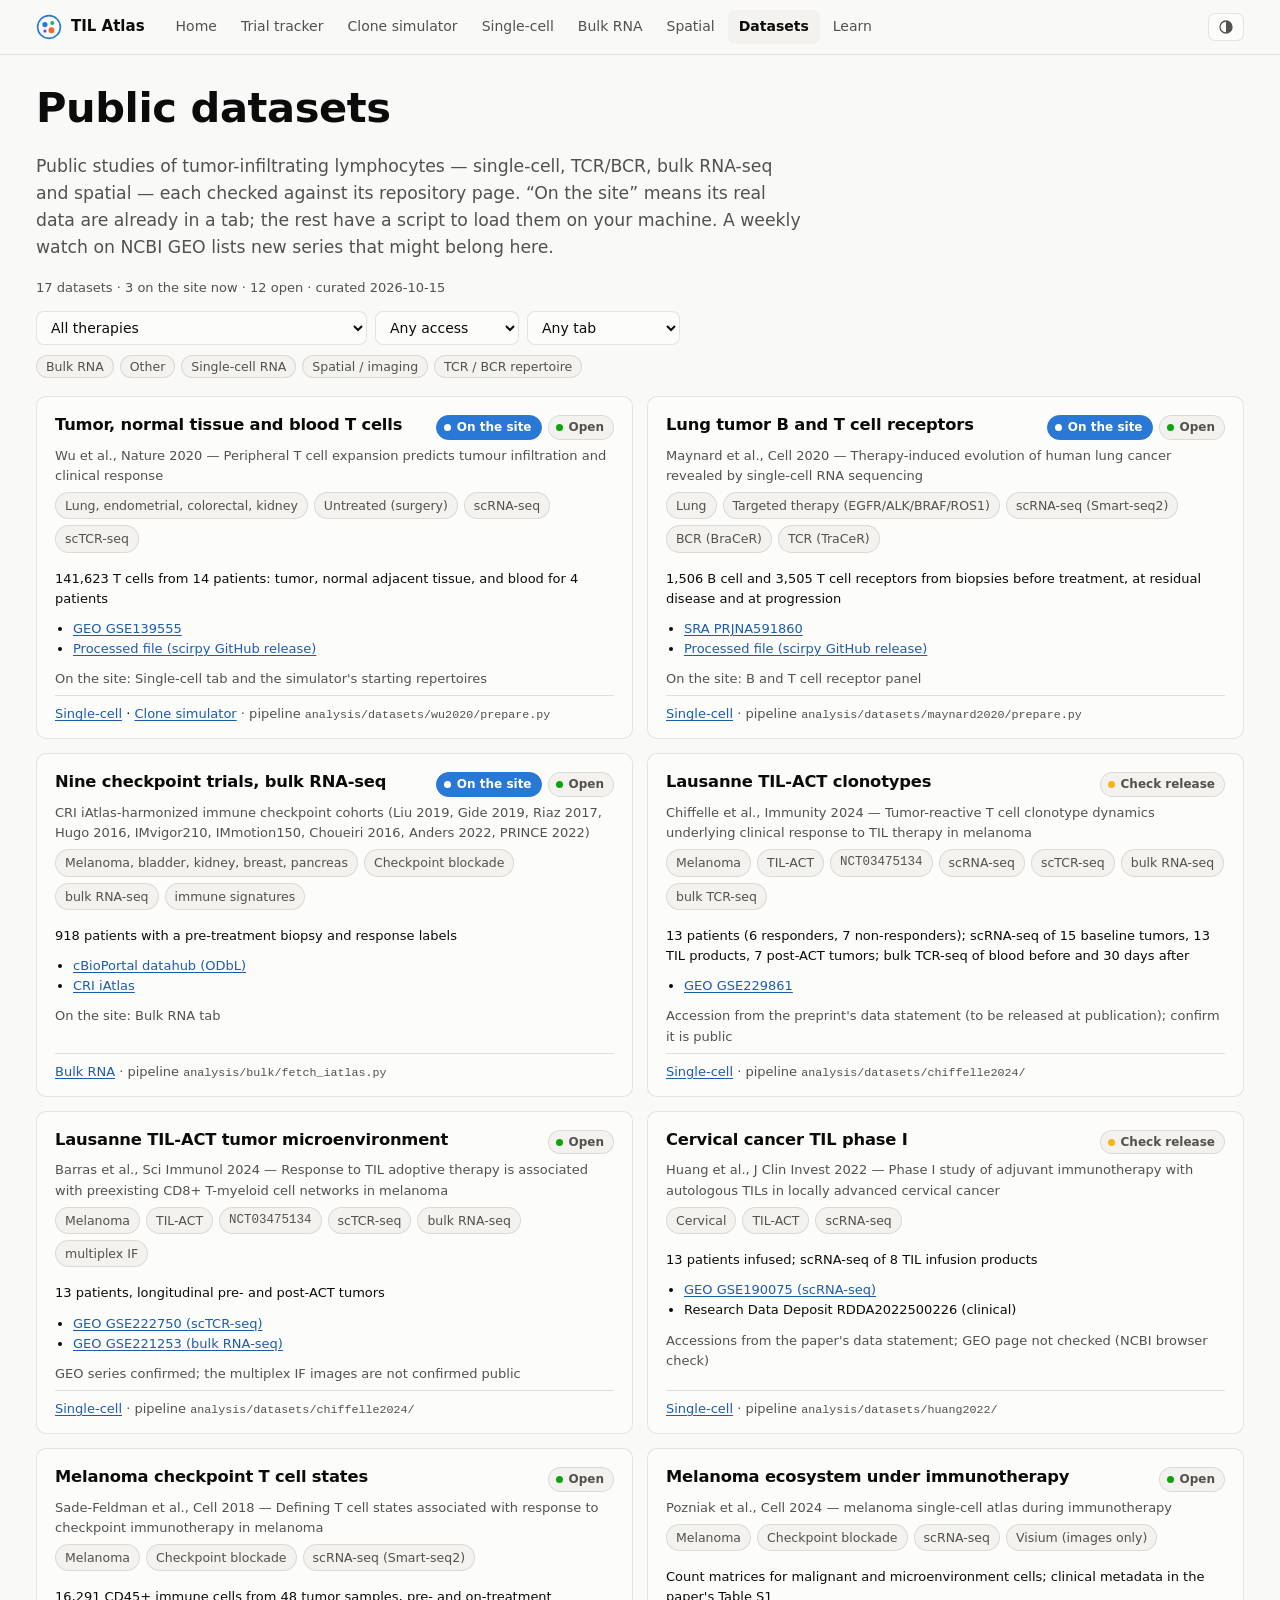
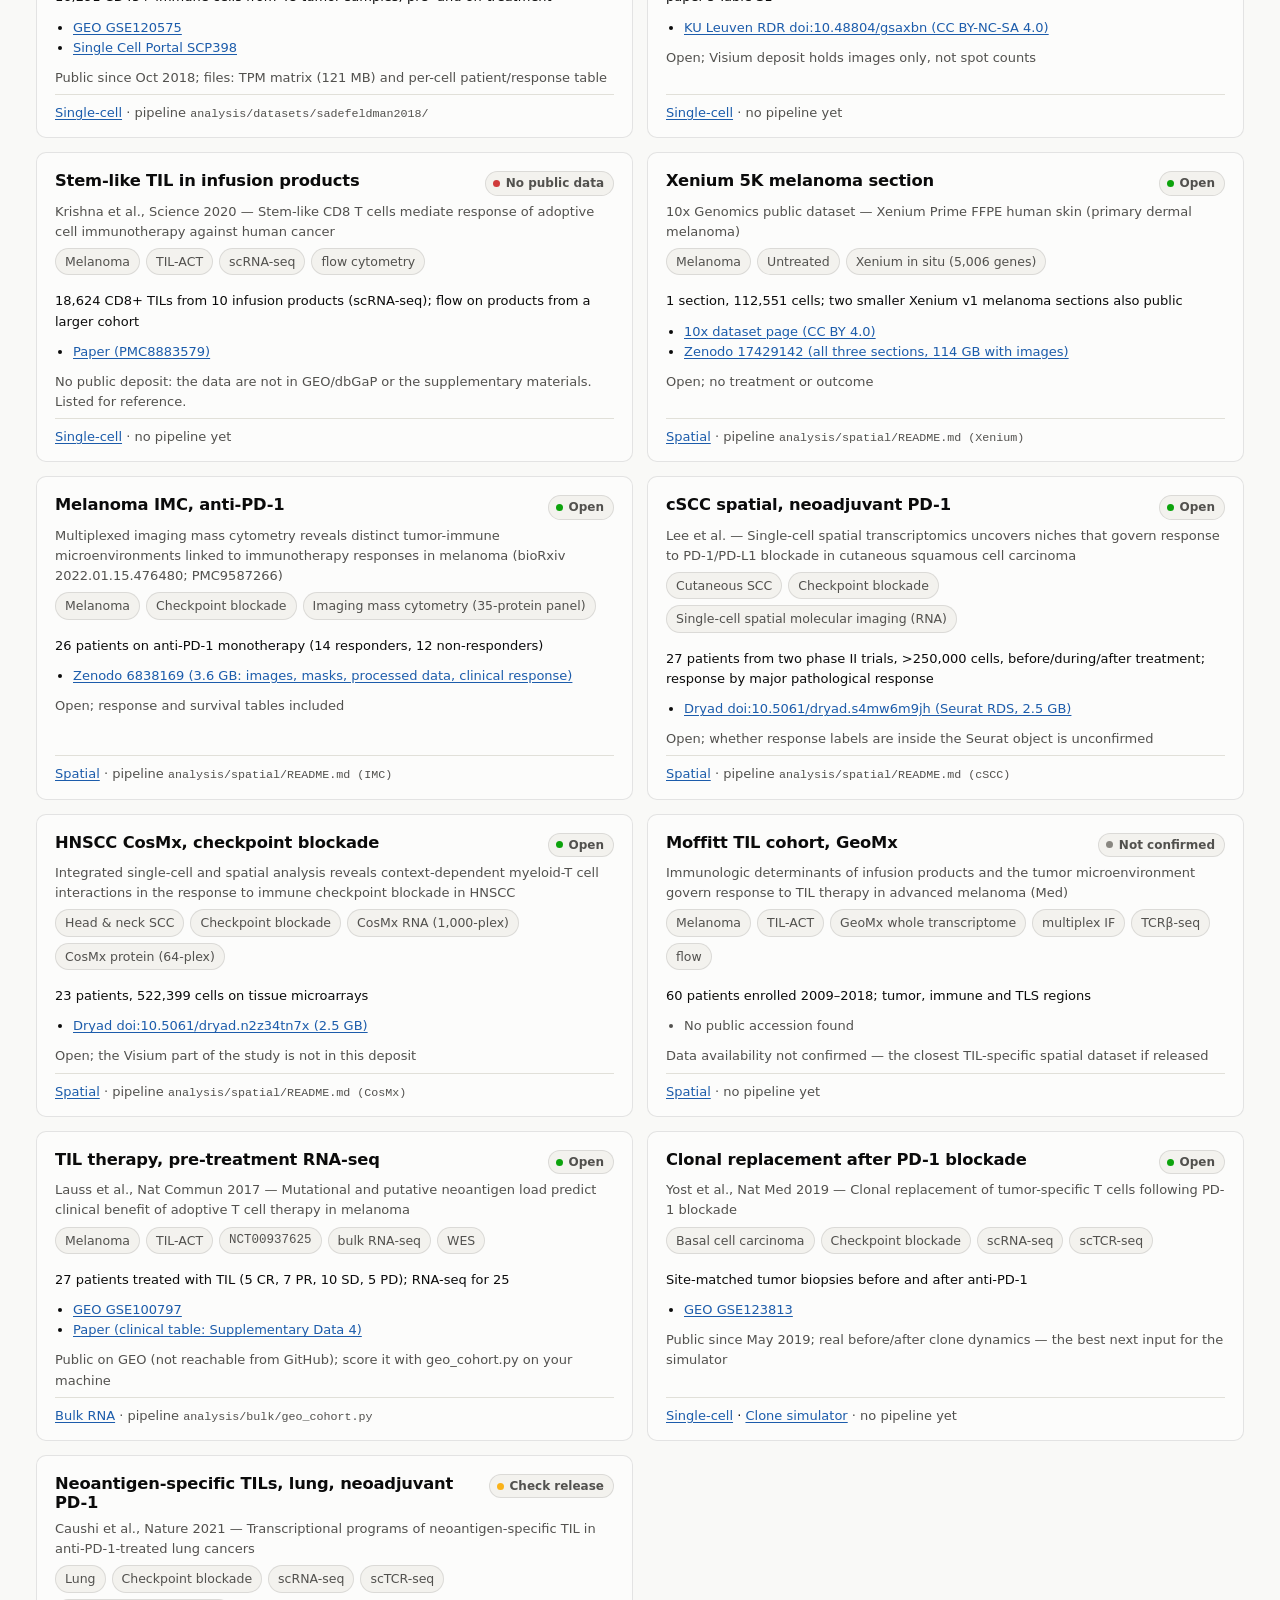
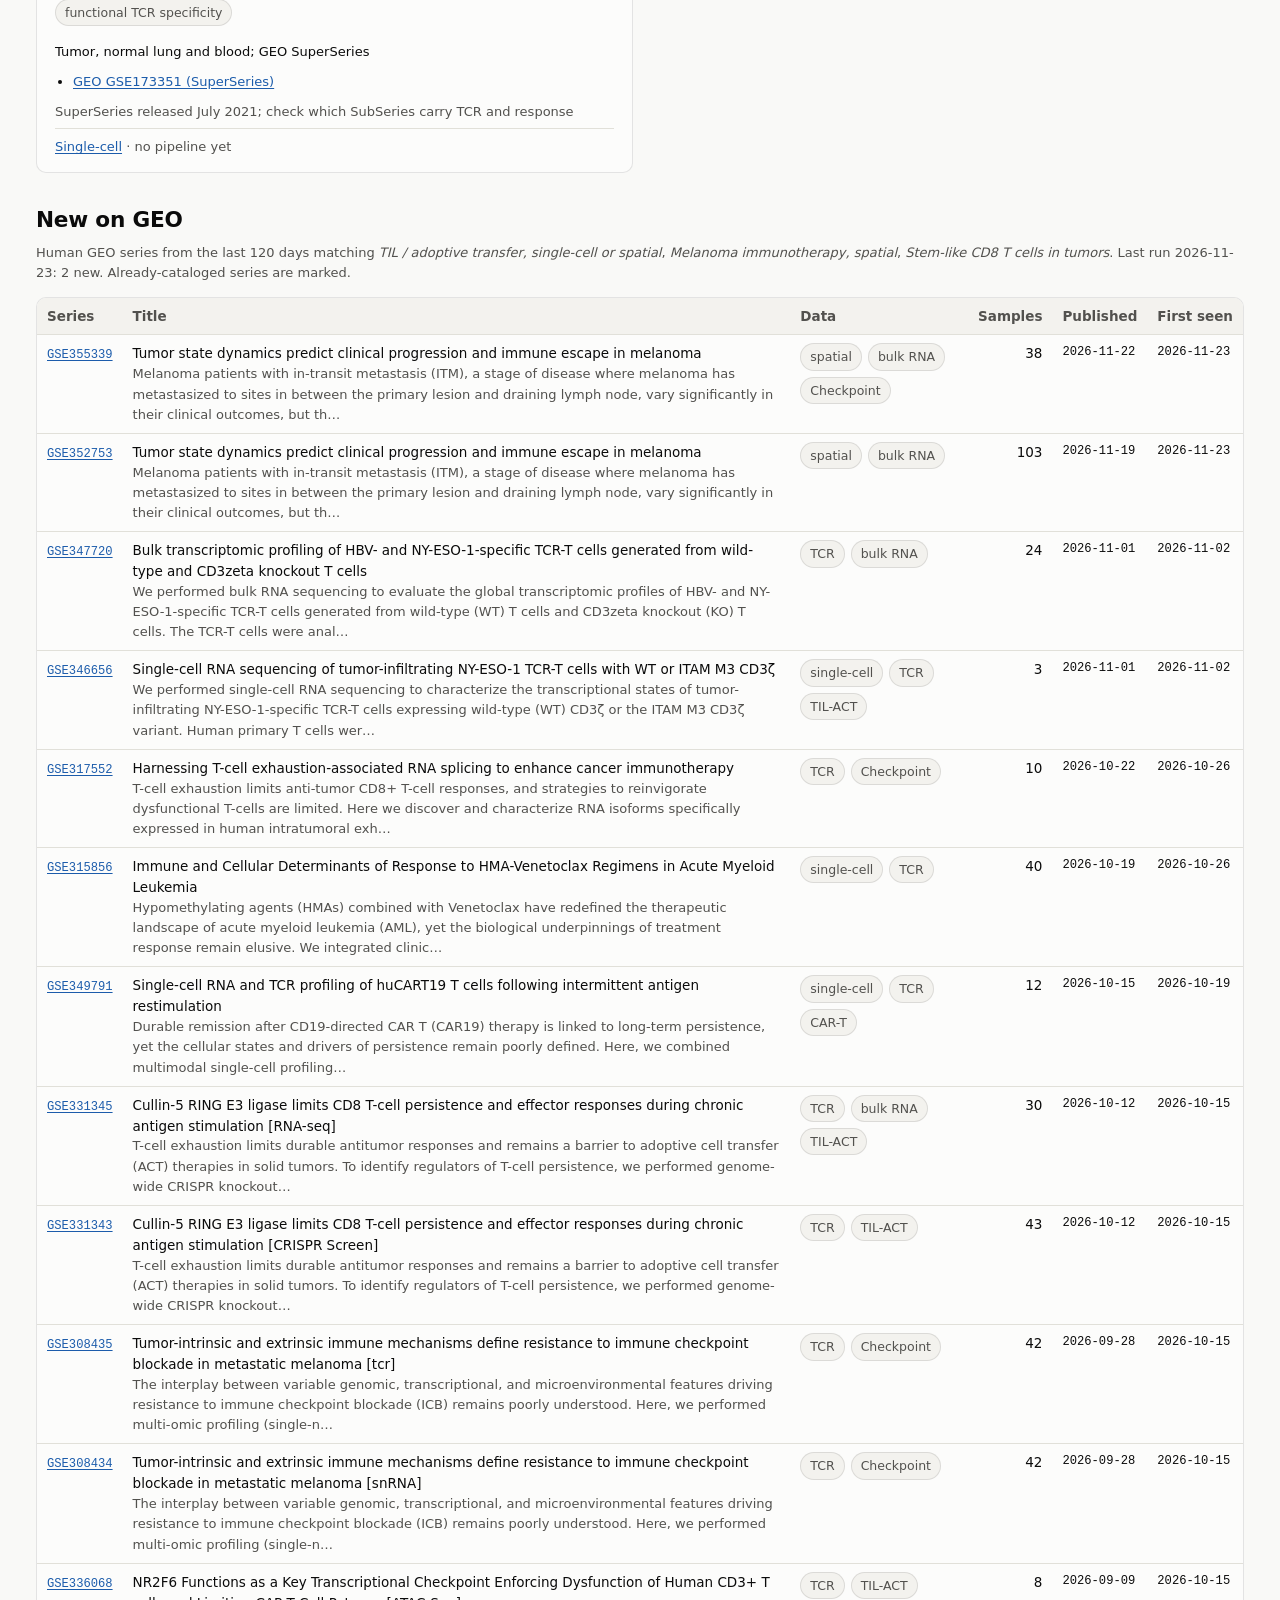
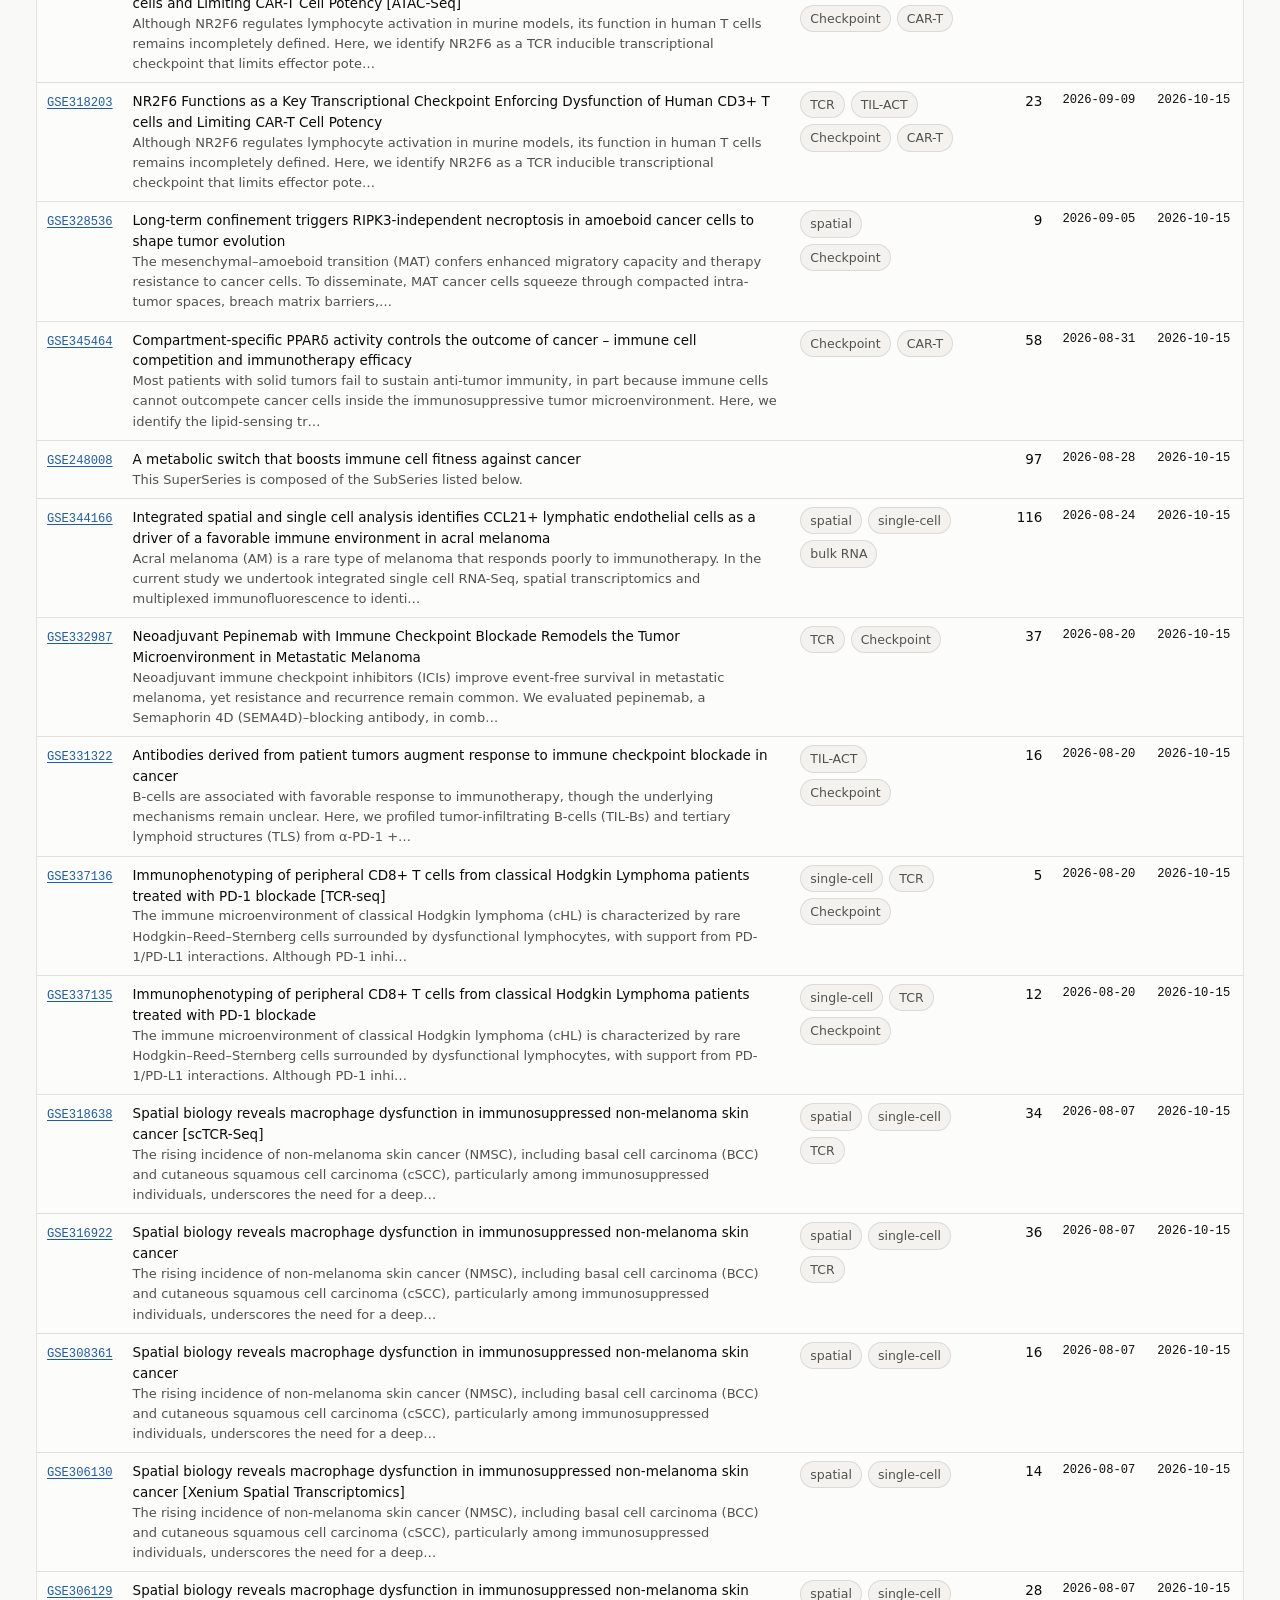
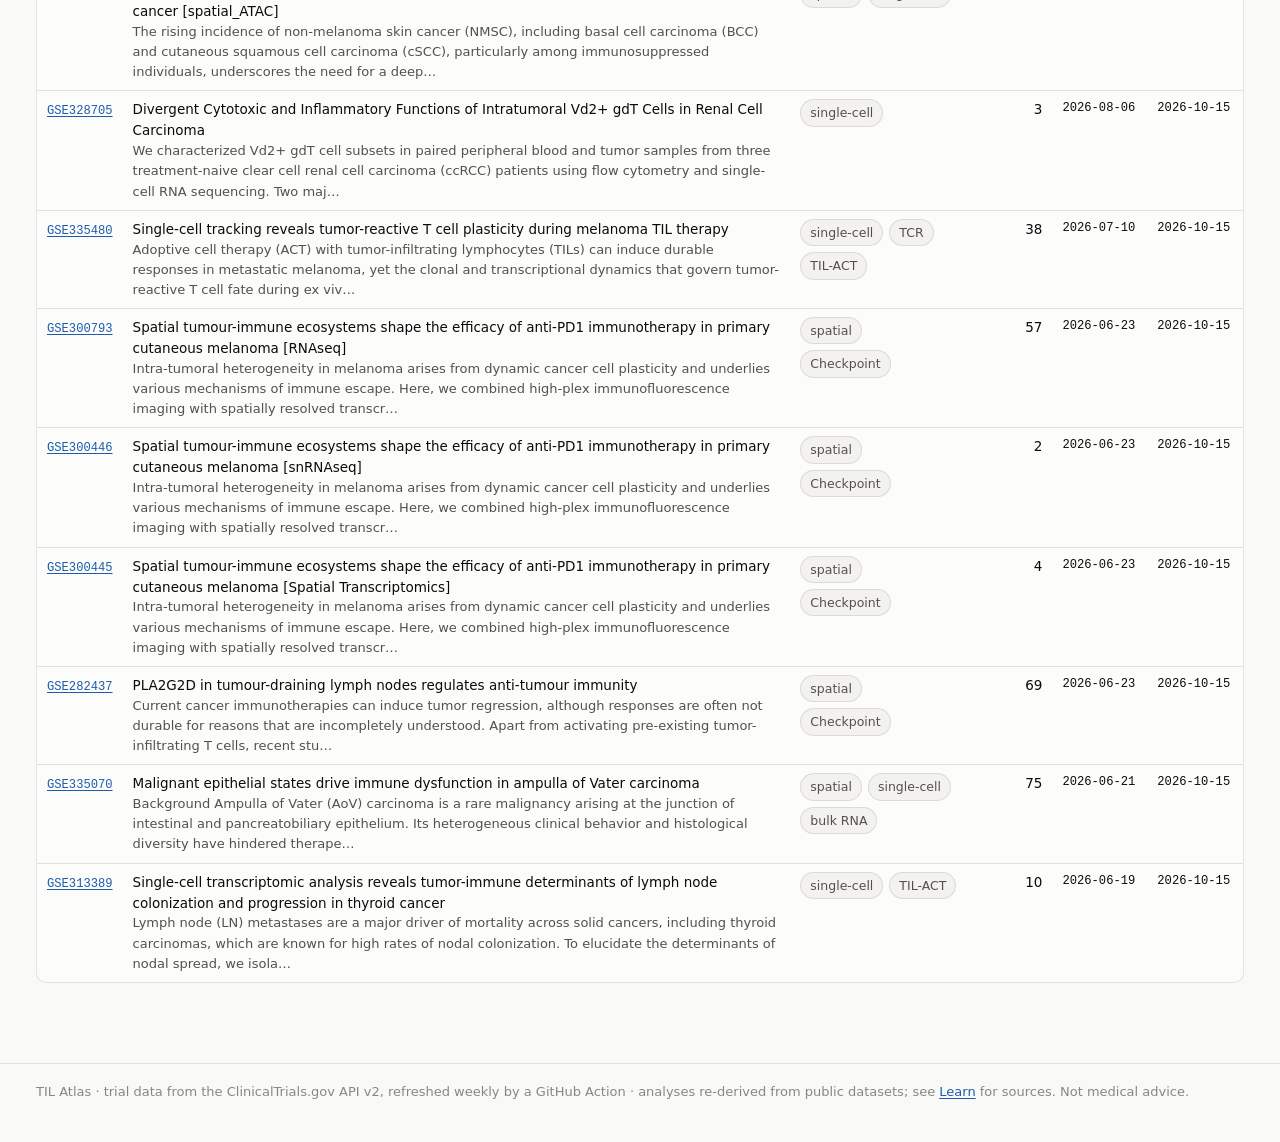
<file: site/datasets.html>
<!doctype html>
<html lang="en">
<head>
<meta charset="utf-8">
<meta name="viewport" content="width=device-width, initial-scale=1, viewport-fit=cover">
<meta name="claude:viewport-fit-sides" content="cover">
<title>Datasets · TIL Atlas</title>
<link rel="stylesheet" href="assets/style.css">
</head>
<body>
<main id="main">
  <h1>Public datasets</h1>
  <p class="lede">Public studies of tumor-infiltrating lymphocytes — single-cell, TCR/BCR, bulk RNA-seq and spatial — each checked against its
    repository page. “On the site” means its real data are already in a tab; the rest have a script to load them on your machine. A weekly watch on
    NCBI GEO lists new series that might belong here.</p>
  <p class="small muted" id="catMeta"></p>

  <div class="filters" role="group" aria-label="Filter datasets">
    <select id="fTherapy" aria-label="Therapy"><option value="">All therapies</option></select>
    <select id="fAccess" aria-label="Access">
      <option value="">Any access</option><option value="open">Open</option><option value="check">Check release</option><option value="unknown">Not confirmed</option><option value="none">No public data</option>
    </select>
    <select id="fUse" aria-label="Site tab">
      <option value="">Any tab</option><option value="lab">Single-cell</option><option value="bulk">Bulk RNA</option><option value="sim">Clone simulator</option><option value="spatial">Spatial</option>
    </select>
  </div>
  <div class="chips" id="fMod" role="group" aria-label="Data type" style="margin:-6px 0 18px"></div>

  <section class="grid g2" id="cards" style="margin-top:0"></section>

  <section>
    <h2>New on GEO</h2>
    <p class="muted small" id="geoMeta"></p>
    <div id="geo"></div>
  </section>
</main>
<script src="assets/common.js"></script>
<script src="assets/datasets.js"></script>
</body>
</html>
</file>
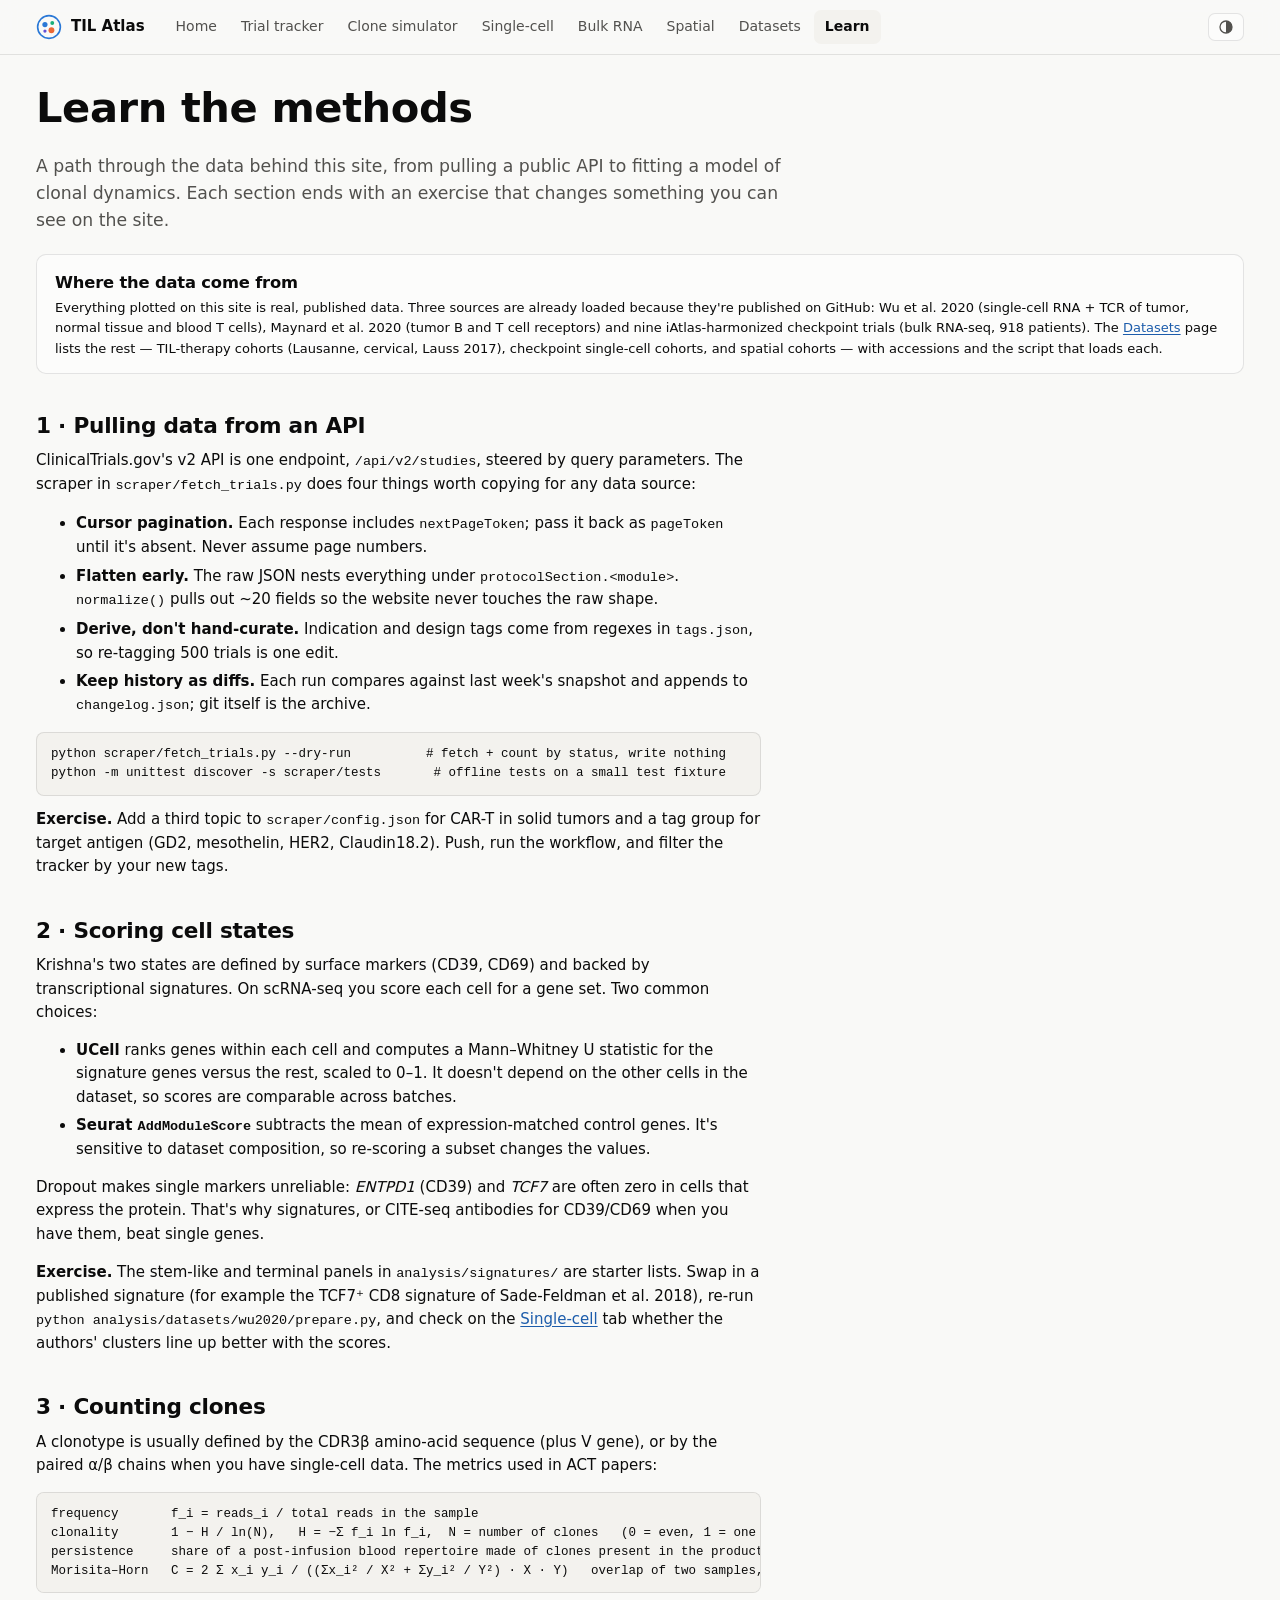
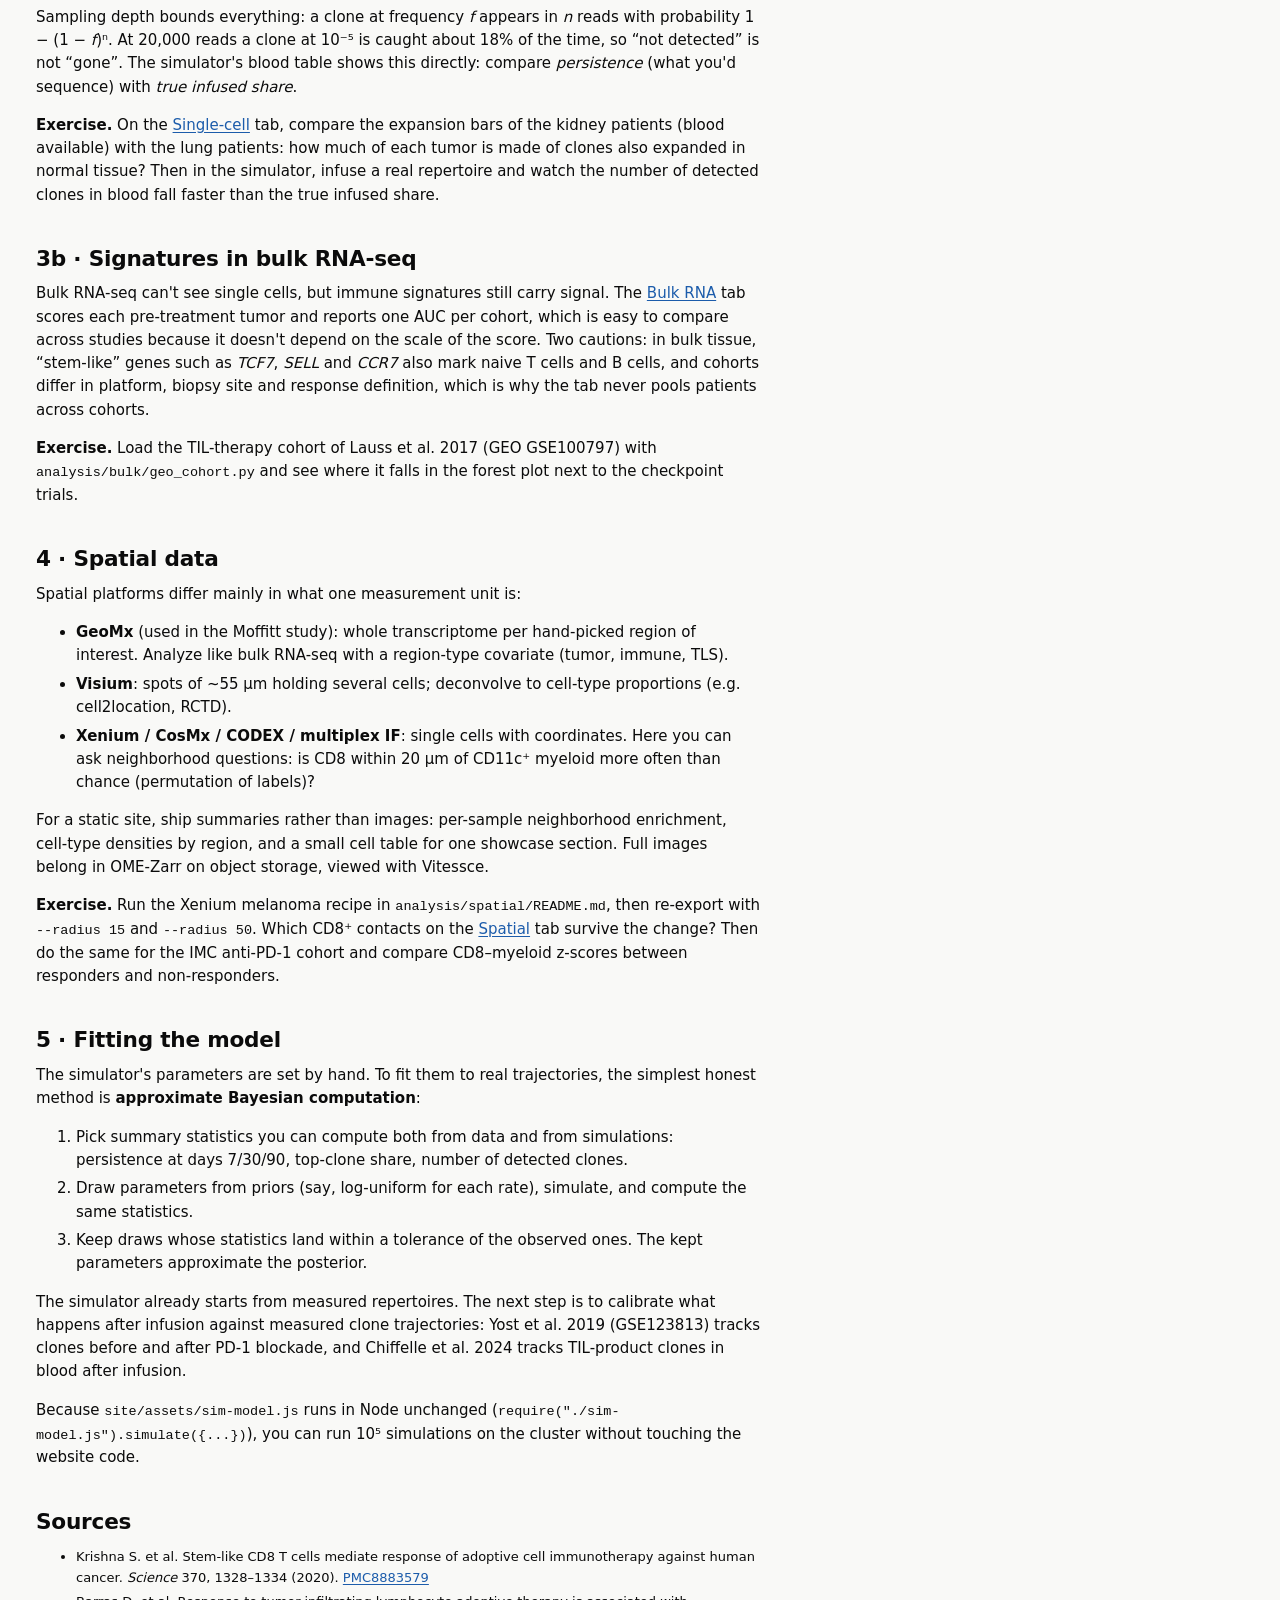
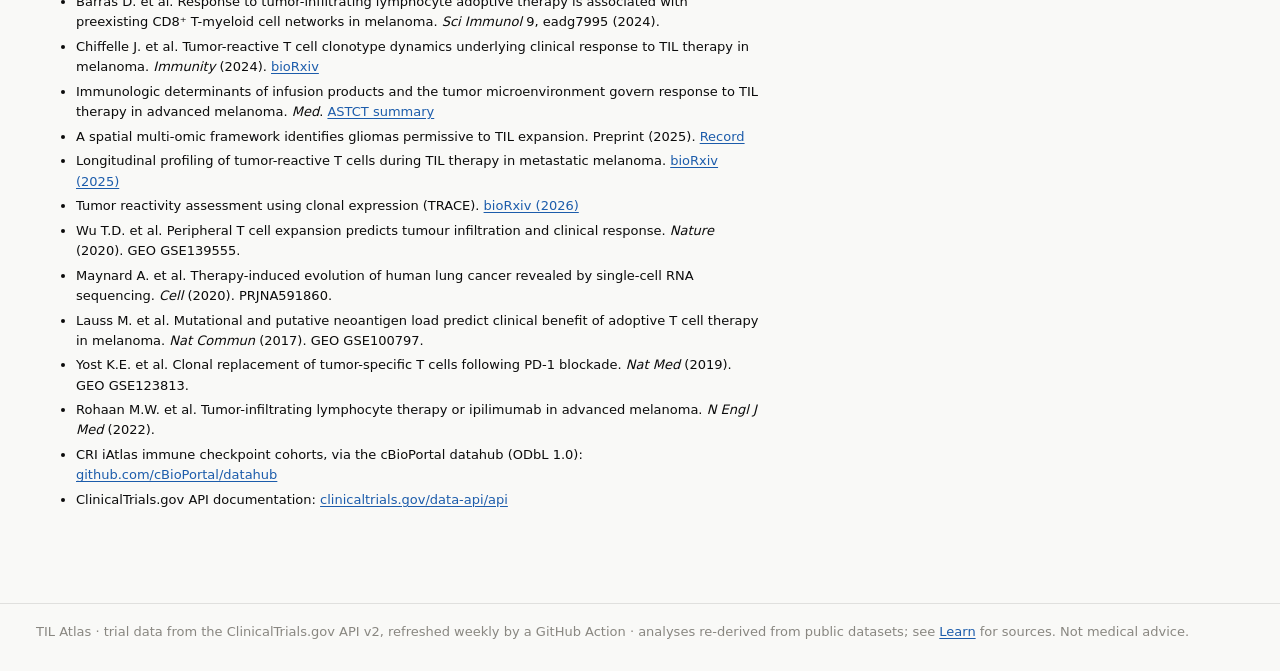
<file: site/learn.html>
<!doctype html>
<html lang="en">
<head>
<meta charset="utf-8">
<meta name="viewport" content="width=device-width, initial-scale=1, viewport-fit=cover">
<meta name="claude:viewport-fit-sides" content="cover">
<title>Learn · TIL Atlas</title>
<link rel="stylesheet" href="assets/style.css">
</head>
<body>
<main id="main">
  <h1>Learn the methods</h1>
  <p class="lede">A path through the data behind this site, from pulling a public API to fitting a model of clonal dynamics.
    Each section ends with an exercise that changes something you can see on the site.</p>

  <section class="card" style="margin-top:20px">
    <h3>Where the data come from</h3>
    <p class="small" style="margin:6px 0 0">Everything plotted on this site is real, published data. Three sources are already loaded because they're
      published on GitHub: Wu et al. 2020 (single-cell RNA + TCR of tumor, normal tissue and blood T cells), Maynard et al. 2020 (tumor B and T cell
      receptors) and nine iAtlas-harmonized checkpoint trials (bulk RNA-seq, 918 patients). The <a href="datasets.html">Datasets</a> page lists the rest —
      TIL-therapy cohorts (Lausanne, cervical, Lauss 2017), checkpoint single-cell cohorts, and spatial cohorts — with accessions and the script that loads each.</p>
  </section>

  <div class="prose">
    <h2>1 · Pulling data from an API</h2>
    <p>ClinicalTrials.gov's v2 API is one endpoint, <code>/api/v2/studies</code>, steered by query parameters. The scraper in
      <code>scraper/fetch_trials.py</code> does four things worth copying for any data source:</p>
    <ul>
      <li><b>Cursor pagination.</b> Each response includes <code>nextPageToken</code>; pass it back as <code>pageToken</code> until it's absent. Never assume page numbers.</li>
      <li><b>Flatten early.</b> The raw JSON nests everything under <code>protocolSection.&lt;module&gt;</code>. <code>normalize()</code> pulls out ~20 fields so the website never touches the raw shape.</li>
      <li><b>Derive, don't hand-curate.</b> Indication and design tags come from regexes in <code>tags.json</code>, so re-tagging 500 trials is one edit.</li>
      <li><b>Keep history as diffs.</b> Each run compares against last week's snapshot and appends to <code>changelog.json</code>; git itself is the archive.</li>
    </ul>
    <pre>python scraper/fetch_trials.py --dry-run          # fetch + count by status, write nothing
python -m unittest discover -s scraper/tests       # offline tests on a small test fixture</pre>
    <p><b>Exercise.</b> Add a third topic to <code>scraper/config.json</code> for CAR-T in solid tumors and a tag group for target antigen
      (GD2, mesothelin, HER2, Claudin18.2). Push, run the workflow, and filter the tracker by your new tags.</p>

    <h2>2 · Scoring cell states</h2>
    <p>Krishna's two states are defined by surface markers (CD39, CD69) and backed by transcriptional signatures. On scRNA-seq you score each cell for a
      gene set. Two common choices:</p>
    <ul>
      <li><b>UCell</b> ranks genes within each cell and computes a Mann–Whitney U statistic for the signature genes versus the rest, scaled to 0–1. It doesn't depend on the other cells in the dataset, so scores are comparable across batches.</li>
      <li><b>Seurat <code>AddModuleScore</code></b> subtracts the mean of expression-matched control genes. It's sensitive to dataset composition, so re-scoring a subset changes the values.</li>
    </ul>
    <p>Dropout makes single markers unreliable: <i>ENTPD1</i> (CD39) and <i>TCF7</i> are often zero in cells that express the protein. That's why signatures, or CITE-seq
      antibodies for CD39/CD69 when you have them, beat single genes.</p>
    <p><b>Exercise.</b> The stem-like and terminal panels in <code>analysis/signatures/</code> are starter lists. Swap in a published signature
      (for example the TCF7⁺ CD8 signature of Sade-Feldman et al. 2018), re-run <code>python analysis/datasets/wu2020/prepare.py</code>, and check on the
      <a href="lab.html">Single-cell</a> tab whether the authors' clusters line up better with the scores.</p>

    <h2>3 · Counting clones</h2>
    <p>A clonotype is usually defined by the CDR3β amino-acid sequence (plus V gene), or by the paired α/β chains when you have single-cell data. The metrics used in ACT papers:</p>
    <pre>frequency       f_i = reads_i / total reads in the sample
clonality       1 − H / ln(N),   H = −Σ f_i ln f_i,  N = number of clones   (0 = even, 1 = one clone)
persistence     share of a post-infusion blood repertoire made of clones present in the product
Morisita–Horn   C = 2 Σ x_i y_i / ((Σx_i² / X² + Σy_i² / Y²) · X · Y)   overlap of two samples, 0–1</pre>
    <p>Sampling depth bounds everything: a clone at frequency <i>f</i> appears in <i>n</i> reads with probability 1 − (1 − <i>f</i>)ⁿ. At 20,000 reads a clone at
      10⁻⁵ is caught about 18% of the time, so “not detected” is not “gone”. The simulator's blood table shows this directly: compare
      <i>persistence</i> (what you'd sequence) with <i>true infused share</i>.</p>
    <p><b>Exercise.</b> On the <a href="lab.html">Single-cell</a> tab, compare the expansion bars of the kidney patients (blood available) with the lung
      patients: how much of each tumor is made of clones also expanded in normal tissue? Then in the simulator, infuse a real repertoire and watch the
      number of detected clones in blood fall faster than the true infused share.</p>

    <h2>3b · Signatures in bulk RNA-seq</h2>
    <p>Bulk RNA-seq can't see single cells, but immune signatures still carry signal. The <a href="bulk.html">Bulk RNA</a> tab scores each pre-treatment
      tumor and reports one AUC per cohort, which is easy to compare across studies because it doesn't depend on the scale of the score. Two cautions:
      in bulk tissue, “stem-like” genes such as <i>TCF7</i>, <i>SELL</i> and <i>CCR7</i> also mark naive T cells and B cells, and cohorts differ in platform,
      biopsy site and response definition, which is why the tab never pools patients across cohorts.</p>
    <p><b>Exercise.</b> Load the TIL-therapy cohort of Lauss et al. 2017 (GEO GSE100797) with <code>analysis/bulk/geo_cohort.py</code> and see where it
      falls in the forest plot next to the checkpoint trials.</p>

    <h2>4 · Spatial data</h2>
    <p>Spatial platforms differ mainly in what one measurement unit is:</p>
    <ul>
      <li><b>GeoMx</b> (used in the Moffitt study): whole transcriptome per hand-picked region of interest. Analyze like bulk RNA-seq with a region-type covariate (tumor, immune, TLS).</li>
      <li><b>Visium</b>: spots of ~55 µm holding several cells; deconvolve to cell-type proportions (e.g. cell2location, RCTD).</li>
      <li><b>Xenium / CosMx / CODEX / multiplex IF</b>: single cells with coordinates. Here you can ask neighborhood questions: is CD8 within 20 µm of CD11c⁺ myeloid more often than chance (permutation of labels)?</li>
    </ul>
    <p>For a static site, ship summaries rather than images: per-sample neighborhood enrichment, cell-type densities by region, and a small cell table
      for one showcase section. Full images belong in OME-Zarr on object storage, viewed with Vitessce.</p>
    <p><b>Exercise.</b> Run the Xenium melanoma recipe in <code>analysis/spatial/README.md</code>, then re-export with <code>--radius 15</code> and
      <code>--radius 50</code>. Which CD8⁺ contacts on the <a href="spatial.html">Spatial</a> tab survive the change? Then do the same for the IMC
      anti-PD-1 cohort and compare CD8–myeloid z-scores between responders and non-responders.</p>

    <h2>5 · Fitting the model</h2>
    <p>The simulator's parameters are set by hand. To fit them to real trajectories, the simplest honest method is <b>approximate Bayesian computation</b>:</p>
    <ol>
      <li>Pick summary statistics you can compute both from data and from simulations: persistence at days 7/30/90, top-clone share, number of detected clones.</li>
      <li>Draw parameters from priors (say, log-uniform for each rate), simulate, and compute the same statistics.</li>
      <li>Keep draws whose statistics land within a tolerance of the observed ones. The kept parameters approximate the posterior.</li>
    </ol>
    <p>The simulator already starts from measured repertoires. The next step is to calibrate what happens after infusion against measured clone
      trajectories: Yost et al. 2019 (GSE123813) tracks clones before and after PD-1 blockade, and Chiffelle et al. 2024 tracks TIL-product clones in blood
      after infusion.</p>
    <p>Because <code>site/assets/sim-model.js</code> runs in Node unchanged (<code>require("./sim-model.js").simulate({...})</code>), you can run 10⁵ simulations
      on the cluster without touching the website code.</p>
  </div>

  <section class="prose">
    <h2>Sources</h2>
    <ul class="small">
      <li>Krishna S. et al. Stem-like CD8 T cells mediate response of adoptive cell immunotherapy against human cancer. <i>Science</i> 370, 1328–1334 (2020). <a href="https://pmc.ncbi.nlm.nih.gov/articles/PMC8883579">PMC8883579</a></li>
      <li>Barras D. et al. Response to tumor-infiltrating lymphocyte adoptive therapy is associated with preexisting CD8⁺ T-myeloid cell networks in melanoma. <i>Sci Immunol</i> 9, eadg7995 (2024).</li>
      <li>Chiffelle J. et al. Tumor-reactive T cell clonotype dynamics underlying clinical response to TIL therapy in melanoma. <i>Immunity</i> (2024). <a href="https://www.biorxiv.org/content/10.1101/2023.07.21.544585">bioRxiv</a></li>
      <li>Immunologic determinants of infusion products and the tumor microenvironment govern response to TIL therapy in advanced melanoma. <i>Med</i>. <a href="https://www.astct.org/Nucleus/Article/immunologic-determinants-of-infusion-products-and-the-tumor-microenvironment-govern-response-to-til-therapy-in-advanced-melanoma">ASTCT summary</a></li>
      <li>A spatial multi-omic framework identifies gliomas permissive to TIL expansion. Preprint (2025). <a href="https://scholars.duke.edu/publication/1674684">Record</a></li>
      <li>Longitudinal profiling of tumor-reactive T cells during TIL therapy in metastatic melanoma. <a href="https://www.biorxiv.org/content/10.1101/2025.09.23.678066">bioRxiv (2025)</a></li>
      <li>Tumor reactivity assessment using clonal expression (TRACE). <a href="https://www.biorxiv.org/content/10.64898/2026.02.25.707942">bioRxiv (2026)</a></li>
      <li>Wu T.D. et al. Peripheral T cell expansion predicts tumour infiltration and clinical response. <i>Nature</i> (2020). GEO GSE139555.</li>
      <li>Maynard A. et al. Therapy-induced evolution of human lung cancer revealed by single-cell RNA sequencing. <i>Cell</i> (2020). PRJNA591860.</li>
      <li>Lauss M. et al. Mutational and putative neoantigen load predict clinical benefit of adoptive T cell therapy in melanoma. <i>Nat Commun</i> (2017). GEO GSE100797.</li>
      <li>Yost K.E. et al. Clonal replacement of tumor-specific T cells following PD-1 blockade. <i>Nat Med</i> (2019). GEO GSE123813.</li>
      <li>Rohaan M.W. et al. Tumor-infiltrating lymphocyte therapy or ipilimumab in advanced melanoma. <i>N Engl J Med</i> (2022).</li>
      <li>CRI iAtlas immune checkpoint cohorts, via the cBioPortal datahub (ODbL 1.0): <a href="https://github.com/cBioPortal/datahub">github.com/cBioPortal/datahub</a></li>
      <li>ClinicalTrials.gov API documentation: <a href="https://clinicaltrials.gov/data-api/api">clinicaltrials.gov/data-api/api</a></li>
    </ul>
  </section>
</main>
<script src="assets/common.js"></script>
</body>
</html>
</file>
<file: site/assets/style.css>
/* TIL Atlas — shared styles. Colors are role tokens; dark mode is its own set of steps. */
:root {
  color-scheme: light;
  --page: #f9f9f7;
  --surface-1: #fcfcfb;
  --surface-2: #f3f2ee;
  --text-primary: #0b0b0b;
  --text-secondary: #52514e;
  --text-muted: #898781;
  --grid: #e1e0d9;
  --axis: #c3c2b7;
  --border: rgba(11, 11, 11, 0.10);
  --accent: #2a78d6;
  --accent-ink: #1c5cab;
  /* categorical slots, fixed order */
  --s1: #2a78d6; --s2: #eb6834; --s3: #1baf7a; --s4: #eda100;
  --s5: #e87ba4; --s6: #008300; --s7: #6250d6; --s8: #e34948;
  /* sequential blue */
  --q100: #cde2fb; --q300: #6da7ec; --q500: #256abf; --q700: #0d366b;
  --good: #0ca30c; --warning: #fab219; --serious: #ec835a; --critical: #d03b3b;
  --div-n2: #1c5cab; --div-n1: #86b6ef; --div-0: #f0efec; --div-p1: #f2a09f; --div-p2: #b8302f;
  --mono: ui-monospace, "SF Mono", "JetBrains Mono", Menlo, Consolas, monospace;
  --sans: system-ui, -apple-system, "Segoe UI", sans-serif;
  --radius: 10px;
}
@media (prefers-color-scheme: dark) {
  :root:not([data-theme="light"]) {
    color-scheme: dark;
    --page: #0d0d0d; --surface-1: #1a1a19; --surface-2: #232321;
    --text-primary: #f0efec; --text-secondary: #c3c2b7; --text-muted: #898781;
    --grid: #2c2c2a; --axis: #383835; --border: rgba(255, 255, 255, 0.10);
    --accent: #3987e5; --accent-ink: #86b6ef;
    --s1: #3987e5; --s2: #d95926; --s3: #199e70; --s4: #c98500;
    --s5: #d55181; --s6: #008300; --s7: #9085e9; --s8: #e66767;
    --q100: #104281; --q300: #256abf; --q500: #5598e7; --q700: #cde2fb;
    --div-n2: #6da7ec; --div-n1: #23456e; --div-0: #383835; --div-p1: #7a2e2e; --div-p2: #f08a89;
  }
}
:root[data-theme="dark"] {
  color-scheme: dark;
  --page: #0d0d0d; --surface-1: #1a1a19; --surface-2: #232321;
  --text-primary: #f0efec; --text-secondary: #c3c2b7; --text-muted: #898781;
  --grid: #2c2c2a; --axis: #383835; --border: rgba(255, 255, 255, 0.10);
  --accent: #3987e5; --accent-ink: #86b6ef;
  --s1: #3987e5; --s2: #d95926; --s3: #199e70; --s4: #c98500;
  --s5: #d55181; --s6: #008300; --s7: #9085e9; --s8: #e66767;
  --q100: #104281; --q300: #256abf; --q500: #5598e7; --q700: #cde2fb;
  --div-n2: #6da7ec; --div-n1: #23456e; --div-0: #383835; --div-p1: #7a2e2e; --div-p2: #f08a89;
}

* { box-sizing: border-box; }
html { -webkit-text-size-adjust: 100%; }
body {
  margin: 0; background: var(--page); color: var(--text-primary);
  font: 15px/1.55 var(--sans);
}
a { color: var(--accent-ink); text-underline-offset: 2px; }
code, .mono { font-family: var(--mono); font-size: 0.9em; }
h1, h2, h3 { line-height: 1.2; margin: 0 0 .5em; letter-spacing: -0.01em; }
h1 { font-size: clamp(1.8rem, 4vw, 2.6rem); font-weight: 700; }
h2 { font-size: 1.35rem; font-weight: 650; }
h3 { font-size: 1.02rem; font-weight: 650; }
p { margin: 0 0 1em; }
.muted { color: var(--text-secondary); }
.small { font-size: 13px; }

/* ---------- top bar ---------- */
.topbar {
  position: sticky; top: env(safe-area-inset-top, 0px); z-index: 50; background: color-mix(in srgb, var(--page) 88%, transparent);
  backdrop-filter: blur(8px); border-bottom: 1px solid var(--border);
}
.topbar .inner { display: flex; align-items: center; gap: 20px; max-width: 1240px; margin: 0 auto; padding-block: 10px;
  padding-left: max(16px, env(safe-area-inset-left, 0px)); padding-right: max(16px, env(safe-area-inset-right, 0px)); }
.brand { display: flex; align-items: center; gap: 9px; font-weight: 700; color: var(--text-primary); text-decoration: none; white-space: nowrap; }
.brand svg { width: 26px; height: 26px; }
.nav { display: flex; gap: 2px; overflow-x: auto; scrollbar-width: none; flex: 1; }
.nav a { color: var(--text-secondary); text-decoration: none; padding: 6px 11px; border-radius: 7px; font-size: 14px; white-space: nowrap; }
.nav a:hover { background: var(--surface-2); color: var(--text-primary); }
.nav a[aria-current="page"] { color: var(--text-primary); background: var(--surface-2); font-weight: 600; }
.theme-btn:focus-visible, .btn:focus-visible, .chip:focus-visible, select:focus-visible, input:focus-visible { outline: 2px solid var(--accent); outline-offset: 2px; }
@media (prefers-reduced-motion: reduce) { * { transition: none !important; scroll-behavior: auto !important; } }
.theme-btn { border: 1px solid var(--border); background: var(--surface-1); color: var(--text-secondary); border-radius: 7px; padding: 5px 9px; cursor: pointer; font: inherit; font-size: 13px; }

main { max-width: 1240px; margin: 0 auto; padding-block: 28px 80px;
  padding-left: max(16px, env(safe-area-inset-left, 0px)); padding-right: max(16px, env(safe-area-inset-right, 0px)); }
.lede { font-size: 1.08rem; color: var(--text-secondary); max-width: 70ch; }

/* ---------- surfaces ---------- */
.card {
  background: var(--surface-1); border: 1px solid var(--border); border-radius: var(--radius);
  padding: 18px 18px 14px; min-width: 0;
}
.card h3 { margin-bottom: 2px; }
.card .sub { color: var(--text-muted); font-size: 13px; margin-bottom: 10px; }
.grid { display: grid; gap: 14px; }
.g2 { grid-template-columns: repeat(2, minmax(0, 1fr)); }
.g3 { grid-template-columns: repeat(3, minmax(0, 1fr)); }
.g4 { grid-template-columns: repeat(4, minmax(0, 1fr)); }
.span2 { grid-column: span 2; }
@media (max-width: 900px) { .g3, .g4 { grid-template-columns: repeat(2, minmax(0, 1fr)); } }
@media (max-width: 640px) { .g2, .g3, .g4 { grid-template-columns: minmax(0, 1fr); } .span2 { grid-column: auto; } }
section { margin-top: 34px; }

.stat { padding: 14px 16px; }
.stat .label { font-size: 13px; color: var(--text-secondary); }
.stat .value { font-size: 1.9rem; font-weight: 650; line-height: 1.15; margin-top: 2px; }
.stat .note { font-size: 12.5px; color: var(--text-muted); margin-top: 2px; }

.banner {
  display: flex; gap: 10px; align-items: flex-start; border: 1px solid color-mix(in srgb, var(--warning) 55%, transparent);
  background: color-mix(in srgb, var(--warning) 12%, var(--surface-1)); border-radius: var(--radius);
  padding: 11px 14px; margin: 0 0 18px; font-size: 14px;
}
.banner b { white-space: nowrap; }
.banner .icon { flex: none; width: 18px; height: 18px; margin-top: 1px; color: #b07a00; }

/* ---------- controls ---------- */
.filters { display: flex; flex-wrap: wrap; gap: 8px; align-items: center; margin: 4px 0 16px; }
input[type="search"], select {
  font: inherit; font-size: 14px; color: var(--text-primary); background: var(--surface-1);
  border: 1px solid var(--border); border-radius: 8px; padding: 7px 10px; min-width: 0;
}
input[type="search"] { flex: 1 1 220px; }
button.btn {
  font: inherit; font-size: 14px; border: 1px solid var(--border); background: var(--surface-1); color: var(--text-primary);
  border-radius: 8px; padding: 7px 13px; cursor: pointer;
}
button.btn:hover { background: var(--surface-2); }
button.btn.primary { background: var(--accent); border-color: var(--accent); color: #fff; }
button.btn.primary:hover { filter: brightness(1.07); }
.chips { display: flex; flex-wrap: wrap; gap: 6px; }
.chip {
  font-size: 12.5px; padding: 3px 9px; border-radius: 999px; border: 1px solid var(--border);
  background: var(--surface-2); color: var(--text-secondary); white-space: nowrap;
}
button.chip { cursor: pointer; font-family: inherit; }
button.chip[aria-pressed="true"] { background: var(--text-primary); color: var(--surface-1); border-color: var(--text-primary); }

/* ---------- tables ---------- */
.table-wrap { overflow-x: auto; border: 1px solid var(--border); border-radius: var(--radius); background: var(--surface-1); }
table { border-collapse: collapse; width: 100%; font-size: 13.5px; }
th, td { text-align: left; padding: 8px 10px; border-bottom: 1px solid var(--grid); vertical-align: top; }
th { font-weight: 600; color: var(--text-secondary); background: var(--surface-2); position: sticky; top: 0; cursor: pointer; white-space: nowrap; user-select: none; }
th[aria-sort="ascending"]::after { content: " ↑"; }
th[aria-sort="descending"]::after { content: " ↓"; }
td.num, th.num { text-align: right; font-variant-numeric: tabular-nums; }
tr:last-child td { border-bottom: none; }
tbody tr:hover { background: var(--surface-2); }

/* status pill: dot + label, never color alone */
.status { display: inline-flex; align-items: center; gap: 6px; white-space: nowrap; }
.status::before { content: ""; width: 8px; height: 8px; border-radius: 50%; background: var(--text-muted); flex: none; }
.status.RECRUITING::before { background: var(--good); }
.status.NOT_YET_RECRUITING::before, .status.ENROLLING_BY_INVITATION::before { background: var(--warning); }
.status.ACTIVE_NOT_RECRUITING::before { background: var(--accent); }
.status.TERMINATED::before, .status.WITHDRAWN::before, .status.SUSPENDED::before { background: var(--critical); }

/* ---------- charts ---------- */
.chart { width: 100%; position: relative; }
.chart svg { display: block; width: 100%; height: auto; overflow: visible; }
.axis text { fill: var(--text-muted); font-size: 11.5px; font-variant-numeric: tabular-nums; }
.axis path, .axis line { stroke: var(--axis); }
.gridline line { stroke: var(--grid); }
.gridline path { display: none; }
.legend { display: flex; flex-wrap: wrap; gap: 6px 14px; font-size: 12.5px; color: var(--text-secondary); margin: 2px 0 8px; }
.legend span { display: inline-flex; align-items: center; gap: 6px; }
.legend i { width: 10px; height: 10px; border-radius: 3px; display: inline-block; }
.tooltip {
  position: fixed; pointer-events: none; z-index: 100; background: var(--surface-1); color: var(--text-primary);
  border: 1px solid var(--border); border-radius: 8px; padding: 8px 10px; font-size: 12.5px; line-height: 1.4;
  box-shadow: 0 6px 24px rgba(0, 0, 0, .14); max-width: 280px; opacity: 0; transition: opacity .08s;
}
.tooltip .tt-title { font-weight: 600; margin-bottom: 3px; }
.tooltip .row { display: flex; align-items: center; gap: 6px; }
.tooltip .row i { width: 8px; height: 8px; border-radius: 2px; flex: none; }
.tooltip .row b { margin-left: auto; padding-left: 12px; font-variant-numeric: tabular-nums; }

/* ---------- home ---------- */
.hero { display: grid; grid-template-columns: minmax(0, 1.25fr) minmax(0, 1fr); gap: 32px; align-items: center; padding: 18px 0 8px; }
@media (max-width: 860px) { .hero { grid-template-columns: minmax(0, 1fr); } }
.hero-art { aspect-ratio: 1.25; width: 100%; }
.feature { text-decoration: none; color: inherit; display: block; transition: border-color .12s, transform .12s; }
.feature:hover { border-color: var(--accent); transform: translateY(-1px); }
.feature .kicker { font-size: 12px; font-weight: 600; text-transform: uppercase; letter-spacing: .06em; color: var(--accent-ink); margin-bottom: 6px; }

/* ---------- prose / learn ---------- */
.prose { max-width: 76ch; }
.prose h2 { margin-top: 1.8em; }
.prose h3 { margin-top: 1.4em; }
.prose li { margin-bottom: .35em; }
pre {
  background: var(--surface-2); border: 1px solid var(--border); border-radius: 8px; padding: 12px 14px;
  overflow-x: auto; font: 12.5px/1.5 var(--mono); margin: 0 0 1em;
}
details { border: 1px solid var(--border); border-radius: var(--radius); background: var(--surface-1); padding: 10px 14px; margin-bottom: 10px; }
details summary { cursor: pointer; font-weight: 600; }
details[open] summary { margin-bottom: 8px; }
.step { display: grid; grid-template-columns: 34px minmax(0, 1fr); gap: 12px; margin-bottom: 18px; }
.step .n { width: 30px; height: 30px; border-radius: 50%; background: var(--surface-2); border: 1px solid var(--border); display: grid; place-items: center; font-weight: 650; font-size: 14px; }

/* ---------- simulator ---------- */
.sim { display: grid; grid-template-columns: 300px minmax(0, 1fr); gap: 16px; align-items: start; }
@media (max-width: 900px) { .sim { grid-template-columns: minmax(0, 1fr); } }
.controls .group { margin-bottom: 16px; }
.controls .group > .gl { font-size: 12px; font-weight: 650; text-transform: uppercase; letter-spacing: .05em; color: var(--text-muted); margin-bottom: 6px; }
.slider { margin-bottom: 9px; }
.slider label { display: flex; justify-content: space-between; font-size: 13.5px; color: var(--text-secondary); }
.slider label output { color: var(--text-primary); font-variant-numeric: tabular-nums; font-weight: 600; }
input[type="range"] { width: 100%; accent-color: var(--accent); }
.outcome { display: inline-flex; align-items: center; gap: 6px; font-weight: 650; }
.outcome svg { width: 18px; height: 18px; }

footer { border-top: 1px solid var(--border); color: var(--text-muted); font-size: 13px; }
footer .inner { max-width: 1240px; margin: 0 auto; padding-block: 18px 40px;
  padding-left: max(16px, env(safe-area-inset-left, 0px)); padding-right: max(16px, env(safe-area-inset-right, 0px)); }

#map { height: 360px; border-radius: 8px; z-index: 0; }
.leaflet-container { background: var(--surface-2) !important; font: inherit !important; }
.sr-only { position: absolute; width: 1px; height: 1px; overflow: hidden; clip: rect(0 0 0 0); }

/* ---------- datasets ---------- */
.pill { display: inline-flex; align-items: center; gap: 6px; font-size: 12px; font-weight: 600; padding: 2px 9px 2px 7px;
  border-radius: 999px; border: 1px solid var(--border); background: var(--surface-2); color: var(--text-secondary); white-space: nowrap; }
.pill::before { content: ""; width: 7px; height: 7px; border-radius: 50%; background: var(--text-muted); }
.pill.good::before { background: var(--good); } .pill.warning::before { background: var(--warning); } .pill.critical::before { background: var(--critical); }
.dataset { display: flex; flex-direction: column; gap: 6px; }
.dataset p { margin: 0; }
.ds-head { display: flex; justify-content: space-between; align-items: flex-start; gap: 10px; }
.ds-head h3 { margin: 0; }
.acc { margin: 4px 0; padding-left: 18px; }
.ds-foot { margin-top: auto; padding-top: 8px; border-top: 1px solid var(--grid); }
.tabs { display: flex; gap: 6px; flex-wrap: wrap; margin: 0 0 14px; }
tbody tr.sel { background: color-mix(in srgb, var(--accent) 12%, var(--surface-1)); }
td.mono { white-space: nowrap; }

.empty { margin-top: 22px; padding: 28px 24px; border-style: dashed; max-width: 760px; }
.empty h3 { margin-bottom: 8px; }
.empty p { color: var(--text-secondary); margin: 0 0 .6em; }
.pills { display: flex; gap: 6px; flex-wrap: wrap; justify-content: flex-end; }
.pill.on { background: var(--accent); border-color: var(--accent); color: #fff; }
.pill.on::before { background: #fff; }
</file>
